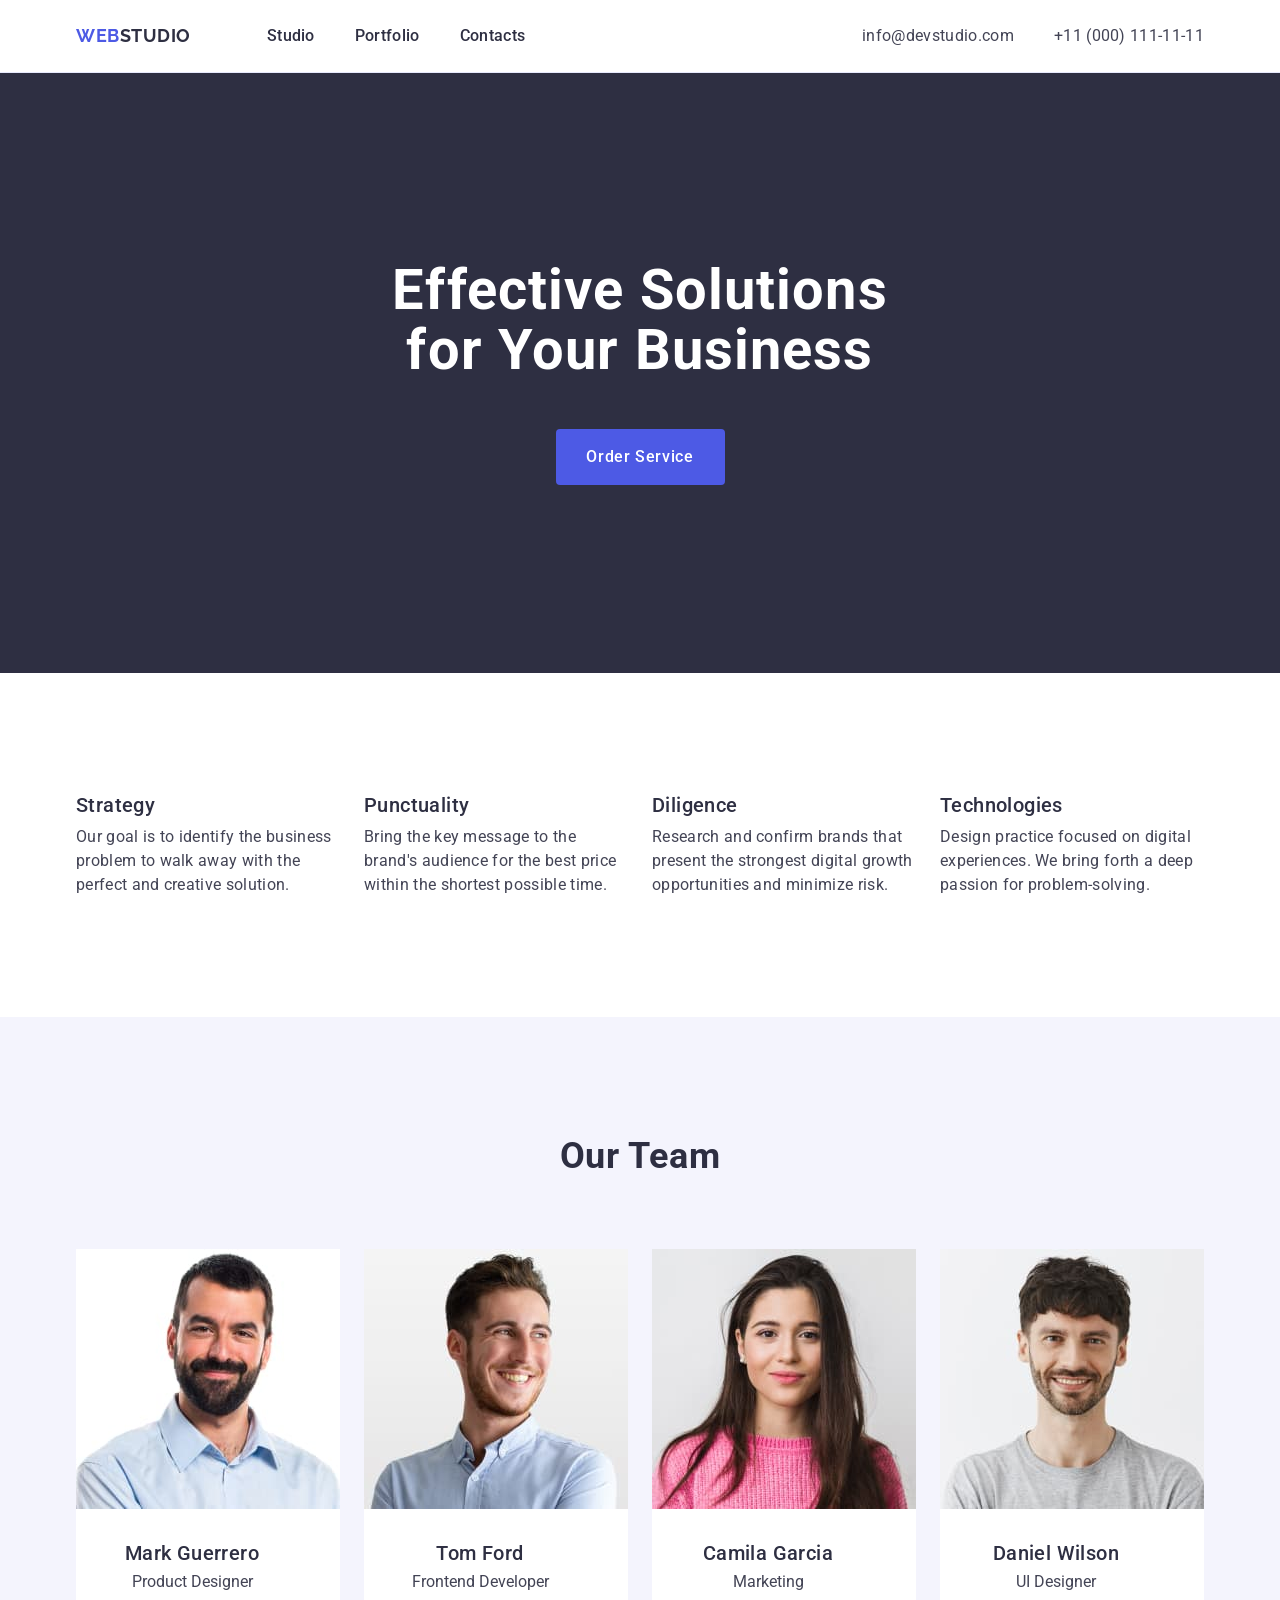
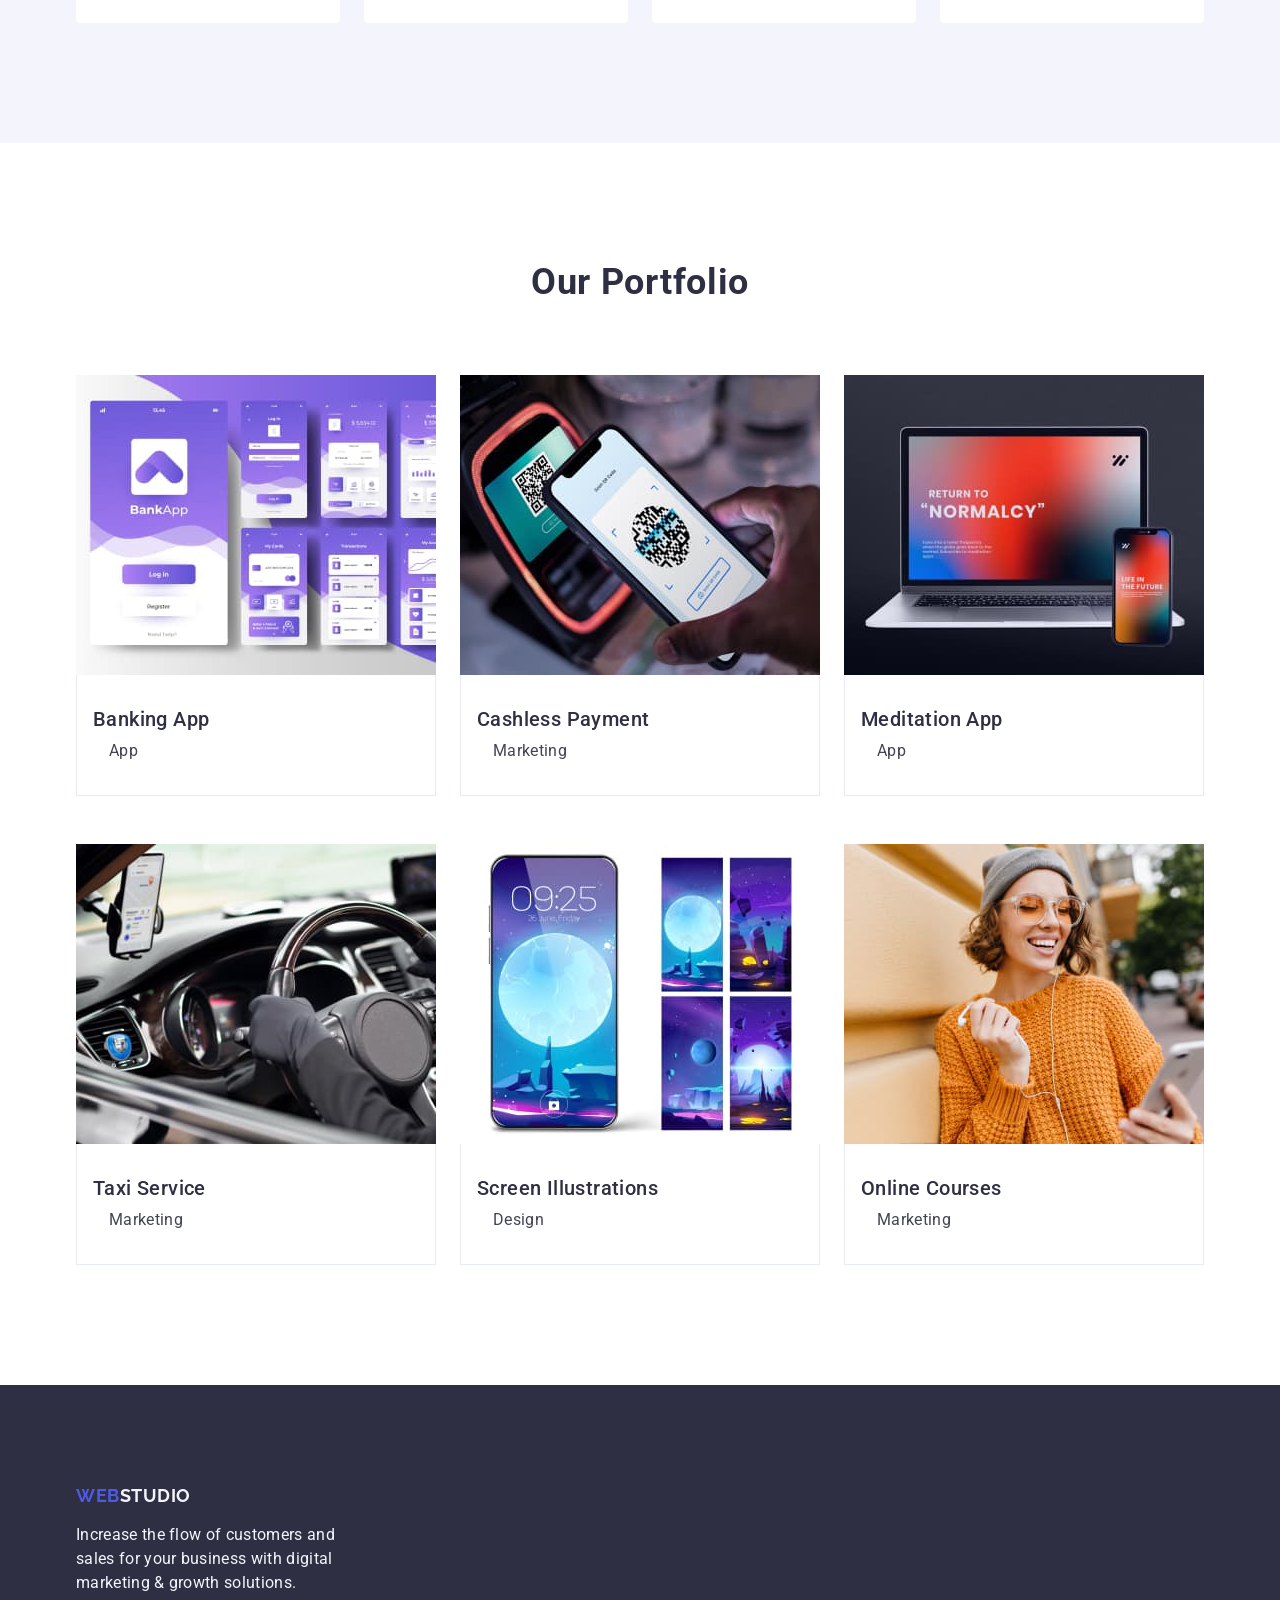
<file: index.html>
<!DOCTYPE html>
<html lang="en">
  <head>
    <meta charset="UTF-8" />
    <meta name="viewport" content="width=device-width, initial-scale=1.0" />
    <title>WebStudio</title>
    <link rel="preconnect" href="https://fonts.googleapis.com" />
    <link rel="preconnect" href="https://fonts.gstatic.com" crossorigin />
    <link
      href="https://fonts.googleapis.com/css2?family=Raleway:wght@700&family=Roboto:wght@400;500;700&display=swap"
      rel="stylesheet"
    />
    <link
      rel="stylesheet"
      href="https://cdnjs.cloudflare.com/ajax/libs/modern-normalize/2.0.0/modern-normalize.min.css"
    />

    <link rel="stylesheet" href="./css/styles.css" />
  </head>

  <body>
    <!-- HEADER -->
    <header class="page-header">
      <div class="container header-div">
        <nav class="page-nav">
          <a href="./index.html" class="logo-header link">
            Web<span class="logo-studio">Studio</span></a
          >
          <ul class="menu list">
            <li class="menu-item">
              <a href="./index.html" class="menu-link link">Studio</a>
            </li>
            <li class="menu-item">
              <a href="" class="menu-link link">Portfolio</a>
            </li>
            <li class="menu-item">
              <a href="" class="menu-link link">Contacts</a>
            </li>
          </ul>
        </nav>
        <!-- CONTACTS -->
        <address class="header-contacts">
          <ul class="list list-header-cont">
            <li>
              <a href="mailto:info@devstudio.com" class="link contacts"
                >info@devstudio.com</a
              >
            </li>
            <li>
              <a href="tel:+110001111111" class="link contacts"
                >+11 (000) 111-11-11</a
              >
            </li>
          </ul>
        </address>
      </div>
    </header>
    <main>
      <!-- HERO SECTION -->
      <section class="hero-section section">
        <div class="container">
          <h1 class="title">Effective Solutions for Your Business</h1>
          <button type="button" class="hero-button">Order Service</button>
        </div>
      </section>
      <!-- BENEFITS -->
      <section class="section">
        <div class="container">
          <h2 class="visually-hidden">Our Benefits</h2>
          <ul class="list benefits-ul">
            <li class="benefits-item">
              <h3 class="benefits-title">Strategy</h3>
              <p class="benefits-paragraf">
                Our goal is to identify the business problem to walk away with
                the perfect and creative solution.
              </p>
            </li>
            <li class="benefits-item">
              <h3 class="benefits-title">Punctuality</h3>
              <p class="benefits-paragraf">
                Bring the key message to the brand's audience for the best price
                within the shortest possible time.
              </p>
            </li>
            <li class="benefits-item">
              <h3 class="benefits-title">Diligence</h3>
              <p class="benefits-paragraf">
                Research and confirm brands that present the strongest digital
                growth opportunities and minimize risk.
              </p>
            </li>
            <li class="benefits-item">
              <h3 class="benefits-title">Technologies</h3>
              <p class="benefits-paragraf">
                Design practice focused on digital experiences. We bring forth a
                deep passion for problem-solving.
              </p>
            </li>
          </ul>
        </div>
      </section>

      <!-- OUR TEAM -->
      <section class="team-section section">
        <div class="container">
          <h2 class="team-header">Our Team</h2>
          <ul class="our-team-ul">
            <li class="list team-list">
              <img
                src="./images/mark_guerrero.jpg"
                alt="Mark Guerrero"
                width="264"
                height="260"
              />
              <div class="team-content">
                <h3 class="team-title">Mark Guerrero</h3>
                <p class="team-paragraf">Product Designer</p>
              </div>
            </li>
            <li class="list team-list">
              <img
                src="./images/tom_ford.jpg"
                alt="Tom Ford"
                width="264"
                height="260"
              />
              <div class="team-content">
                <h3 class="team-title">Tom Ford</h3>
                <p class="team-paragraf">Frontend Developer</p>
              </div>
            </li>
            <li class="list team-list">
              <img
                src="./images/camila_garcia.jpg"
                alt="Camila Garcia"
                width="264"
                height="260"
              />
              <div class="team-content">
                <h3 class="team-title">Camila Garcia</h3>
                <p class="team-paragraf">Marketing</p>
              </div>
            </li>
            <li class="list team-list">
              <img
                src="./images/daniel_wilson.jpg"
                alt="Daniel Wilson"
                width="264"
                height="260"
              />
              <div class="team-content">
                <h3 class="team-title">Daniel Wilson</h3>
                <p class="team-paragraf">UI Designer</p>
              </div>
            </li>
          </ul>
        </div>
      </section>
      <!-- OUR PORTFOLIO -->
      <section class="section portfolio-section">
        <div class="container">
          <h2 class="portfolio-header">Our Portfolio</h2>
          <ul class="list portfolio-ul">
            <li class="portfolio-item">
              <img
                src="./images/banking_app.jpg"
                alt="banking app photo"
                width="360"
                height="300"
              />
              <div class="porfolio-content">
                <h3 class="portfolio-title">Banking App</h3>
                <p class="portfolio-paragraf">App</p>
              </div>
            </li>
            <li class="portfolio-item">
              <img
                src="./images/cashless_payment.jpg"
                alt="photo of QR payment"
                width="360"
                height="300"
              />
              <div class="porfolio-content">
                <h3 class="portfolio-title">Cashless Payment</h3>
                <p class="portfolio-paragraf">Marketing</p>
              </div>
            </li>
            <li class="portfolio-item">
              <img
                src="./images/meditation_app.jpg"
                alt="photo of meditation app"
                width="360"
                height="300"
              />
              <div class="porfolio-content">
                <h3 class="portfolio-title">Meditation App</h3>
                <p class="portfolio-paragraf">App</p>
              </div>
            </li>
            <li class="portfolio-item">
              <img
                src="./images/taxi_service.jpg"
                alt="car photo"
                width="360"
                height="300"
              />
              <div class="porfolio-content">
                <h3 class="portfolio-title">Taxi Service</h3>
                <p class="portfolio-paragraf">Marketing</p>
              </div>
            </li>
            <li class="portfolio-item">
              <img
                src="./images/screen_illustrations.jpg"
                alt="screen illustrations photo"
                width="360"
                height="300"
              />
              <div class="porfolio-content">
                <h3 class="portfolio-title">Screen Illustrations</h3>
                <p class="portfolio-paragraf">Design</p>
              </div>
            </li>
            <li class="portfolio-item">
              <img
                src="./images/online-courses.jpg"
                alt="photo of a girl"
                width="360"
                height="300"
              />
              <div class="porfolio-content">
                <h3 class="portfolio-title">Online Courses</h3>
                <p class="portfolio-paragraf">Marketing</p>
              </div>
            </li>
          </ul>
        </div>
      </section>
    </main>
    <!-- FOOTER -->
    <footer class="footer-bg">
      <div class="container">
        <a href="./index.html" class="logo-footer link">
          Web<span class="logo-footer-span">Studio</span></a
        >
        <p class="footer-paragraf">
          Increase the flow of customers and sales for your business with
          digital marketing & growth solutions.
        </p>
      </div>
    </footer>
  </body>
</html>
</file>
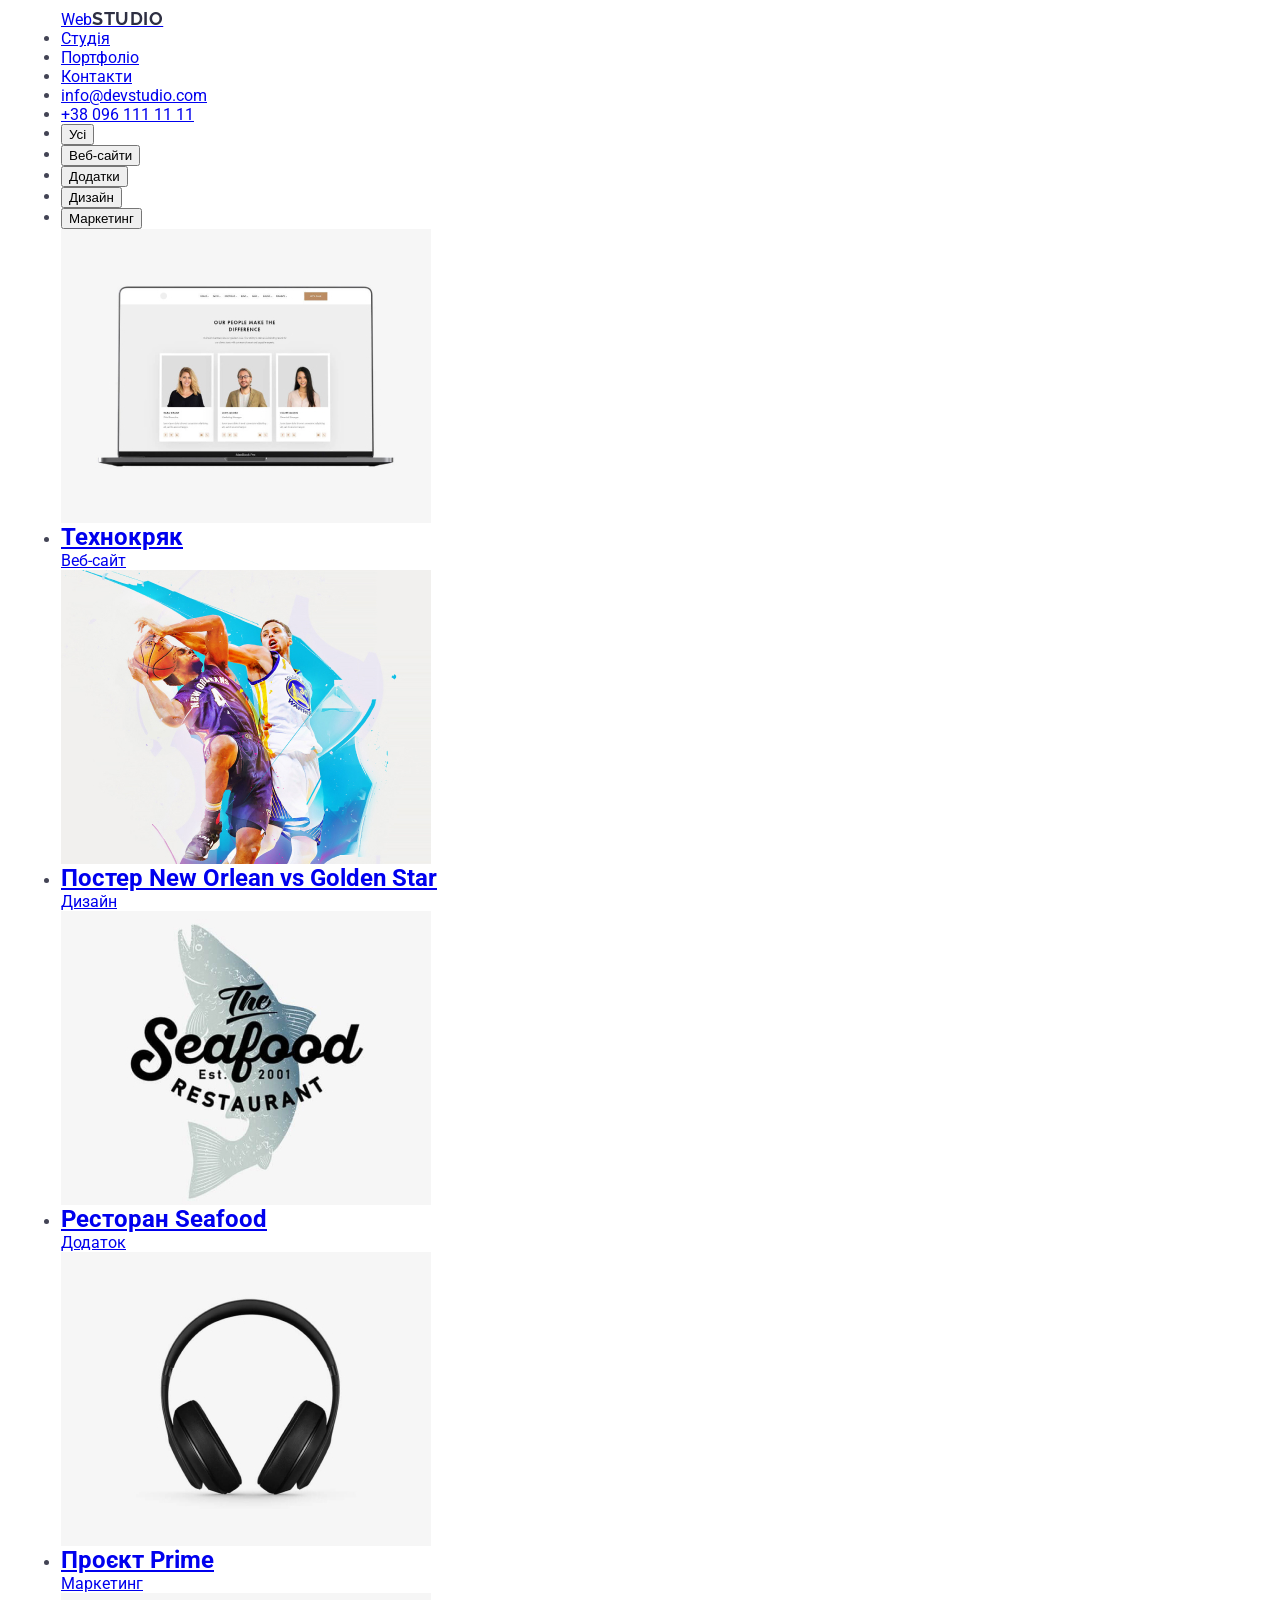
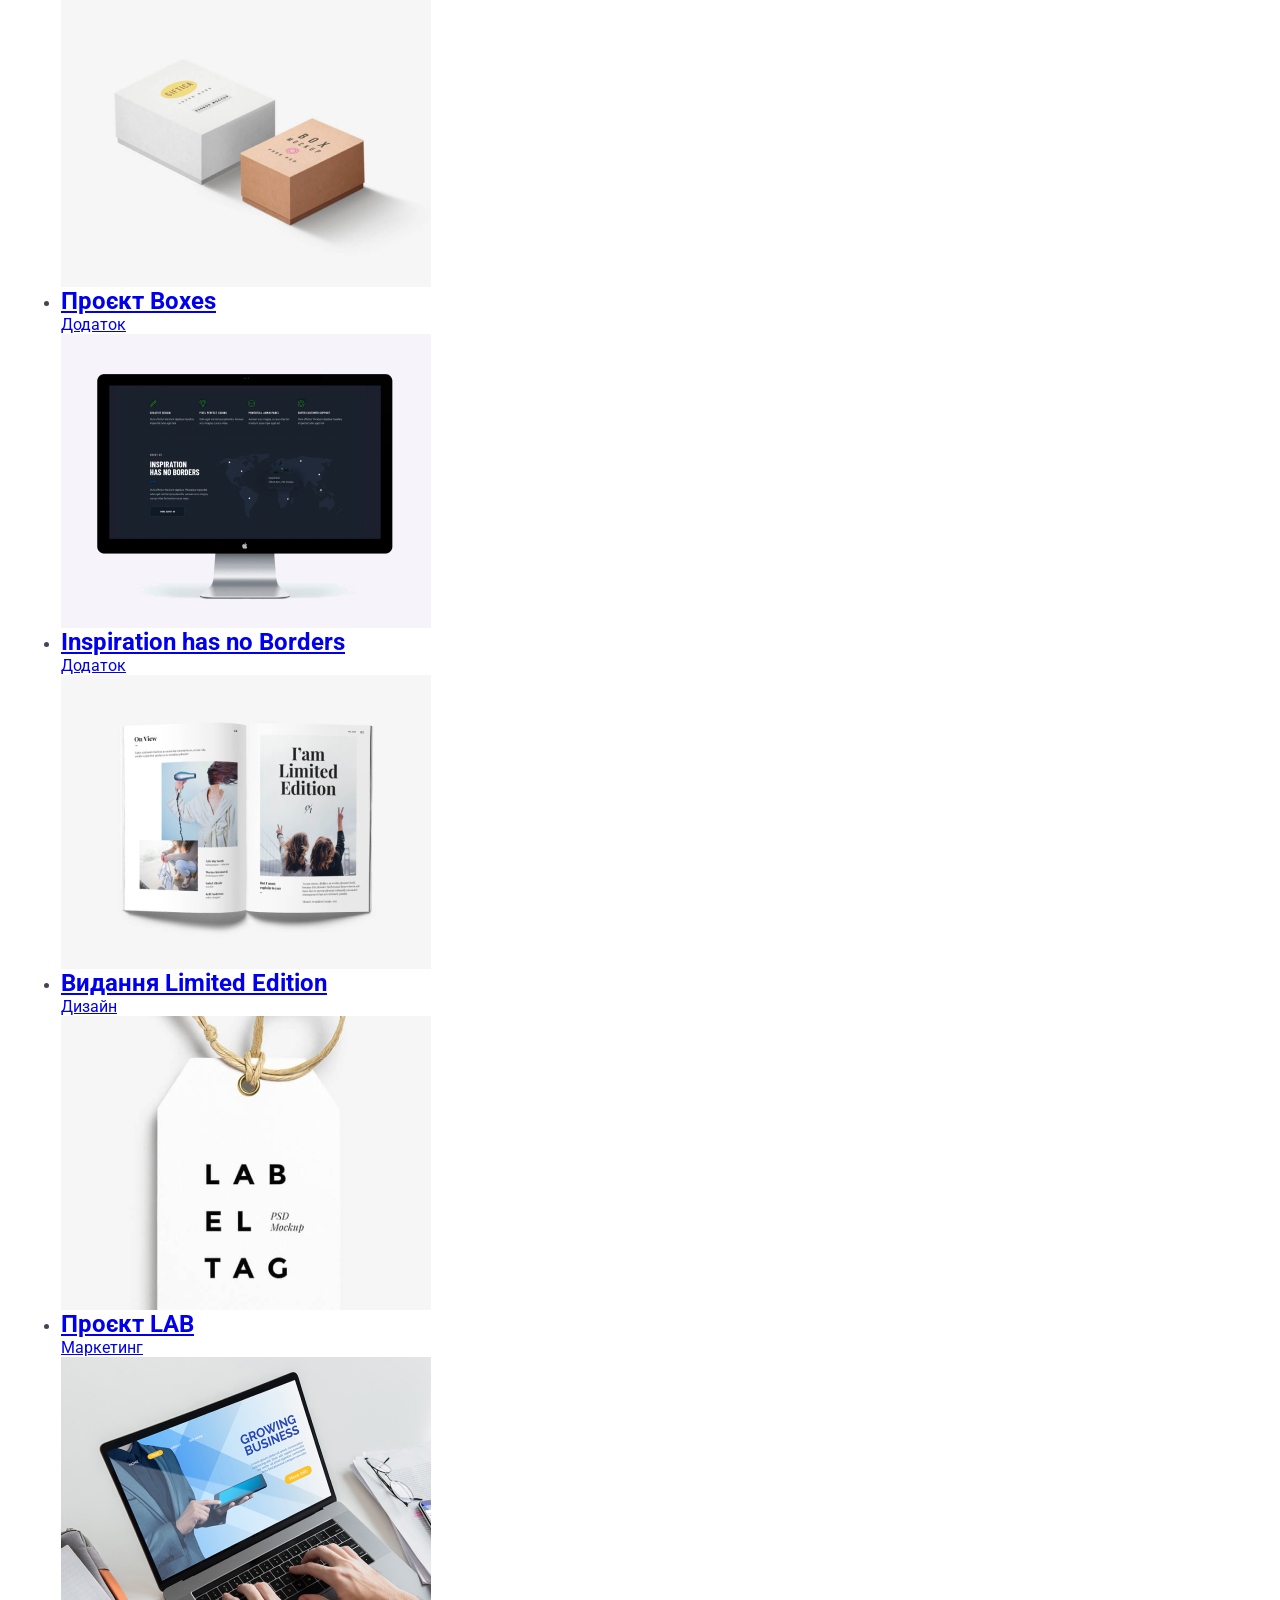
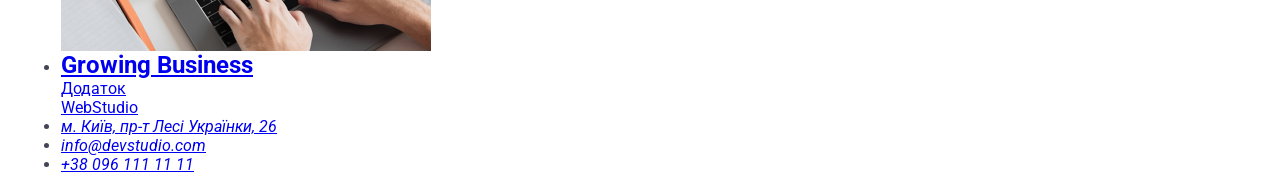
<file: portfolio.html>
<!DOCTYPE html>
<html lang="uk">
  <head>
    <meta charset="UTF-8" />
    <meta http-equiv="X-UA-Compatible" content="IE=edge" />
    <meta name="viewport" content="width=device-width, initial-scale=1.0" />
    <link rel="preconnect" href="https://fonts.googleapis.com" />
    <link rel="preconnect" href="https://fonts.gstatic.com" crossorigin />
    <link
      href="https://fonts.googleapis.com/css2?family=Raleway:wght@700&family=Roboto:wght@400;500;700;900&display=swap"
      rel="stylesheet"
    />
    <link rel="stylesheet" href="./css/styles.css" />
    <title>Портфоліо</title>
  </head>
  <body>
    <header class="port-container">
      <div class="container main-nav">
        <nav class="main-nav">
          <a href="./index.html" class="logo">
            Web<span class="logo-studio">Studio</span></a
          >
          <ul class="nav">
            <li class="nav-item">
              <a href="./index.html" class="link-studio">Студія</a>
            </li>
            <li class="nav-item">
              <a href="./portfolio.html" class="link-portfolio current"
                >Портфоліо</a
              >
            </li>
            <li class="nav-item"><a href="#" class="link-item">Контакти</a></li>
          </ul>
        </nav>
        <ul class="contacts-head">
          <li class="li-mail">
            <a href="mailto:info@devstudio.com" class="mail"
              >info@devstudio.com</a
            >
          </li>
          <li class="li-tel">
            <a href="tel:+38096-111-1111" class="tel"> +38 096 111 11 11</a>
          </li>
        </ul>
      </div>
    </header>

    <main>
      <section>
        <div class="container">
          <h1 class="visually-hidden">Портфоліо</h1>
          <ul class="portf-btn">
            <li class="portfolio-li">
              <button type="button" class="b-everything">Усі</button>
            </li>
            <li class="portfolio-li">
              <button type="button" class="b-web-sites">Веб-сайти</button>
            </li>
            <li class="portfolio-li">
              <button type="button" class="b-apps">Додатки</button>
            </li>
            <li class="portfolio-li">
              <button type="button" class="b-disign">Дизайн</button>
            </li>
            <li class="portfolio-li">
              <button type="button" class="b-marketing">Маркетинг</button>
            </li>
          </ul>

          <ul class="brand-ul">
            <li class="brand-li">
              <a href="#">
                <img
                  src="./images-portfolio/laptop.jpg"
                  alt="Ноутбук"
                  width="370"
                  height="294"
                />
                <div class="brand-container">
                  <h2 class="brand-name">Технокряк</h2>
                  <p class="brand-description">Веб-сайт</p>
                </div></a
              >
            </li>
            <li class="brand-li">
              <a href="#">
                <img
                  src="./images-portfolio/basket.jpg"
                  alt="Постер"
                  width="370"
                  height="294"
                />
                <div class="brand-container">
                  <h2 class="brand-name">Постер New Orlean vs Golden Star</h2>
                  <p class="brand-description">Дизайн</p>
                </div>
              </a>
            </li>
            <li class="brand-li">
              <a href="#">
                <img
                  src="./images-portfolio/seafood.jpg"
                  alt="Ресторан Seafood"
                  width="370"
                  height="294"
                />
                <div class="brand-container">
                  <h2 class="brand-name">Ресторан Seafood</h2>
                  <p class="brand-description">Додаток</p>
                </div>
              </a>
            </li>
            <li class="brand-li">
              <a href="#">
                <img
                  src="./images-portfolio/headphones.jpg"
                  alt="Навушники"
                  width="370"
                  height="294"
                />
                <div class="brand-container">
                  <h2 class="brand-name">Проєкт Prime</h2>
                  <p class="brand-description">Маркетинг</p>
                </div>
              </a>
            </li>
            <li class="brand-li">
              <a href="#">
                <img
                  src="./images-portfolio/boxes.jpg"
                  alt="Коробки"
                  width="370"
                  height="294"
                />
                <div class="brand-container">
                  <h2 class="brand-name">Проєкт Boxes</h2>
                  <p class="brand-description">Додаток</p>
                </div>
              </a>
            </li>
            <li class="brand-li">
              <a href="#">
                <img
                  src="./images-portfolio/computer.jpg"
                  alt="Компютер"
                  width="370"
                  height="294"
                />
                <div class="brand-container">
                  <h2 class="brand-name">Inspiration has no Borders</h2>
                  <p class="brand-description">Додаток</p>
                </div>
              </a>
            </li>
            <li class="brand-li">
              <a href="#">
                <img
                  src="./images-portfolio/magazine.jpg"
                  alt="Журнал"
                  width="370"
                  height="294"
                />
                <div class="brand-container">
                  <h2 class="brand-name">Видання Limited Edition</h2>
                  <p class="brand-description">Дизайн</p>
                </div>
              </a>
            </li>
            <li class="brand-li">
              <a href="#">
                <img
                  src="./images-portfolio/labeltag.jpg"
                  alt="Назва проекту"
                  width="370"
                  height="294"
                />
                <div class="brand-container">
                  <h2 class="brand-name">Проєкт LAB</h2>
                  <p class="brand-description">Маркетинг</p>
                </div>
              </a>
            </li>
            <li class="brand-li">
              <a href="#">
                <img
                  src="./images-portfolio/growingbusiness.jpg"
                  alt="Створюємо бізнес"
                  width="370"
                  height="294"
                />
                <div class="brand-container">
                  <h2 class="brand-name">Growing Business</h2>
                  <p class="brand-description">Додаток</p>
                </div>
              </a>
            </li>
          </ul>
        </div>
      </section>
    </main>
    <footer class="footer">
      <div class="container">
        <a href="./index.html" class="logo-foot">
          Web<span class="logo-studio-foot">Studio</span>
        </a>
        <address>
          <ul>
            <li class="foot-li">
              <a
                class="adress"
                href="https://goo.gl/maps/hvYjM6rdS48BePDG6"
                target="_blank"
                rel="noopener noreferrer nofollow"
                >м. Київ, пр-т Лесі Українки, 26</a
              >
            </li>
            <li class="foot-li">
              <a href="mailto:info@devstudio.com" class="contact-foot"
                >info@devstudio.com</a
              >
            </li>
            <li class="foot-li">
              <a href="tel:+38096-111-1111" class="contact-foot">
                +38 096 111 11 11</a
              >
            </li>
          </ul>
        </address>
      </div>
    </footer>
  </body>
</html>
</file>
<file: css/styles.css>
/* General Styles */
body {
  font-family: Roboto, sans-serif;
  color: #434455;
  background-color: #fff;
}

.list {
  list-style-type: none;
}
.link {
  text-decoration: none;
}
button {
  cursor: pointer;
}
h1,
h2,
h3,
h4,
h5,
h6,
p {
  margin-top: 0;
  margin-bottom: 0;
}
ul,
ol {
  margin-top: 0;
  margin-bottom: 0;
  padding-left: 0;
}
img {
  display: block;
}

.header-contacts {
  font-style: normal;
}

.portfolio-ul,
.our-team-ul {
  gap: 24px;
}
/* CONTAINER */
.container {
  width: 1158px;
  /* max-width: 100%; */
  margin: 0 auto;
  padding-left: 15px;
  padding-right: 15px;
}

/* SECTION */
.section {
  padding-top: 120px;
  padding-bottom: 120px;
}
.team-header,
.portfolio-header {
  margin-bottom: 72px;
}

.visually-hidden {
  position: absolute;
  width: 1px;
  height: 1px;
  margin: -1px;
  border: 0;
  padding: 0;

  white-space: nowrap;
  clip-path: inset(100%);
  clip: rect(0 0 0 0);
  overflow: hidden;
}

/* FLEXBOX */
.header-div {
  display: flex;
  justify-content: space-between;
  /*padding: 24px 0;*/
  align-items: center;
}
.page-nav {
  align-items: center;
}
.menu,
.page-nav {
  display: flex;
}
.menu {
  gap: 40px;
}
.list-header-cont {
  display: flex;
  gap: 40px;
}

/* BUTTON */
.hero-button {
  cursor: pointer;
  background-color: #4d5ae5;
  font-family: Roboto, sans-serif;
  font-size: 16px;
  font-weight: 500;
  line-height: 1.5;
  letter-spacing: 0.04em;
  color: #ffffff;
  display: block;
  margin-left: auto;
  margin-right: auto;
  min-width: 169px;
  height: 56px;
  border: none;
  border-radius: 4px;
}
.hero-button:hover,
.hero-button:focus {
  background-color: #404bbf;
}

/* HEADER */
.page-header {
  /* padding-top: 24px;
  padding-bottom: 24px; */
  border-bottom: 1px solid #e7e9fc;
}
.logo-studio {
  color: #2e2f42;
  font-family: "Raleway", sans-serif;
  font-size: 18px;
  font-weight: 700;
  line-height: 1.17; /* 116.667% */
  letter-spacing: 0.03em;
  text-transform: uppercase;
}
.logo-header,
.logo-footer {
  color: #4d5ae5;
  font-family: "Raleway", sans-serif;
  font-size: 18px;
  font-weight: 700;
  line-height: 1.17; /* 116.667% */
  letter-spacing: 0.03em;
  text-transform: uppercase;
  margin-right: 76px;
}
.logo-footer-span {
  color: #f4f4fd;
  font-family: "Raleway", sans-serif;
  font-size: 18px;
  font-weight: 700;
  line-height: 1.16; /* 116.667% */
  letter-spacing: 0.03em;
  text-transform: uppercase;
}

.menu-link {
  font-size: 16px;
  font-weight: 500;
  line-height: 1.5; /* 150% */
  letter-spacing: 0.02em;
  color: #2e2f42;
  padding: 24px 0;
  display: block;
}

.menu-link:hover,
.menu-link:focus {
  color: #404bbf;
}
.contacts {
  font-size: 16px;
  font-weight: 400;
  line-height: 1.5; /* 150% */
  letter-spacing: 0.02em;
  color: #434455;
}
.contacts:hover,
.contacts:focus {
  color: #404bbf;
}
/* SECTION 1-HERO/MAIN */
.title {
  font-size: 56px;
  color: #ffffff;
  font-weight: 700;
  line-height: 1.07; /* 107.143% */
  letter-spacing: 0.02em;
  text-align: center;
  max-width: 496px;
  margin-left: auto;
  margin-right: auto;
  margin-bottom: 48px;
}
.hero-section {
  background-color: #2e2f42;
  padding: 188px 0;
}
/* SECTION 2-BENEFITS */
.benefits-ul {
  display: flex;
  gap: 24px;
}
.benefits-item {
  width: calc((100% - 24px * 3) / 4);
}

.benefits-title {
  font-size: 20px;
  font-weight: 500;
  line-height: 1.2; /* 120% */
  letter-spacing: 0.02em;
  color: #2e2f42;
  margin-bottom: 8px;
}
.benefits-paragraf {
  font-size: 16px;
  line-height: 1.5; /* 150% */
  letter-spacing: 0.02em;
}
/* SECTION 3-OUR TEAM */
.our-team-ul {
  display: flex;
  flex-wrap: wrap;
}
.team-section {
  background-color: #f4f4fd;
}
.team-list {
  background-color: #ffffff;
  /* padding-bottom: 32px; */
  width: calc((100% - 72px) / 4);
  border-radius: 0px 0px 4px 4px;
}
.team-header {
  font-size: 36px;
  font-weight: 700;
  line-height: 1.11; /* 111.111% */
  letter-spacing: 0.02em;
  text-transform: capitalize;
  color: #2e2f42;
  text-align: center;
}
.team-title {
  font-size: 20px;
  font-weight: 500;
  line-height: 1.2; /* 120% */
  letter-spacing: 0.02em;
  color: #2e2f42;
  text-align: center;
  margin-bottom: 8px;
}
/* .team-paragraf {
  font-size: 16px;
  line-height: 1.5; /* 150% */
/*letter-spacing: 0.02em;
  text-align: center;
} */
.team-title,
.team-paragraf {
  display: flex;
  width: 232px;
  justify-content: center;
  align-items: center;
}
.team-content {
  padding: 32px 0;
}

/* SECTION 4- OUR PORTFOLIO */
.portfolio-ul {
  display: flex;
  flex-wrap: wrap;
  row-gap: 48px;
}
.portfolio-header {
  font-size: 36px;
  font-weight: 700;
  line-height: 1.11; /* 111.111% */
  letter-spacing: 0.02em;
  text-transform: capitalize;
  color: #2e2f42;
  text-align: center;
}
.portfolio-title {
  font-size: 20px;
  font-weight: 500;
  line-height: 1.2; /* 120% */
  letter-spacing: 0.02em;
  color: #2e2f42;
  /* margin-top: 32px; */
  margin-bottom: 8px;
}
.portfolio-paragraf {
  font-size: 16px;
  line-height: 1.5; /* 150% */
  letter-spacing: 0.02em;
}
.portfolio-item {
  width: calc((100% - 48px) / 3);
}

.portfolio-paragraf {
  padding-left: 16px;
}
.porfolio-content {
  padding: 32px 16px;
  border: 1px solid #e7e9fc;
  border-top: none;
}

/* FOOTER */
.footer-bg {
  background-color: #2e2f42;
  padding-top: 100px;
  padding-bottom: 100px;
}
.footer-paragraf {
  font-size: 16px;
  line-height: 1.5;
  letter-spacing: 0.02em;
  color: #f4f4fd;
  width: 264px;
}
.logo-footer {
  display: inline-block;
  margin-bottom: 16px;
}
</file>
